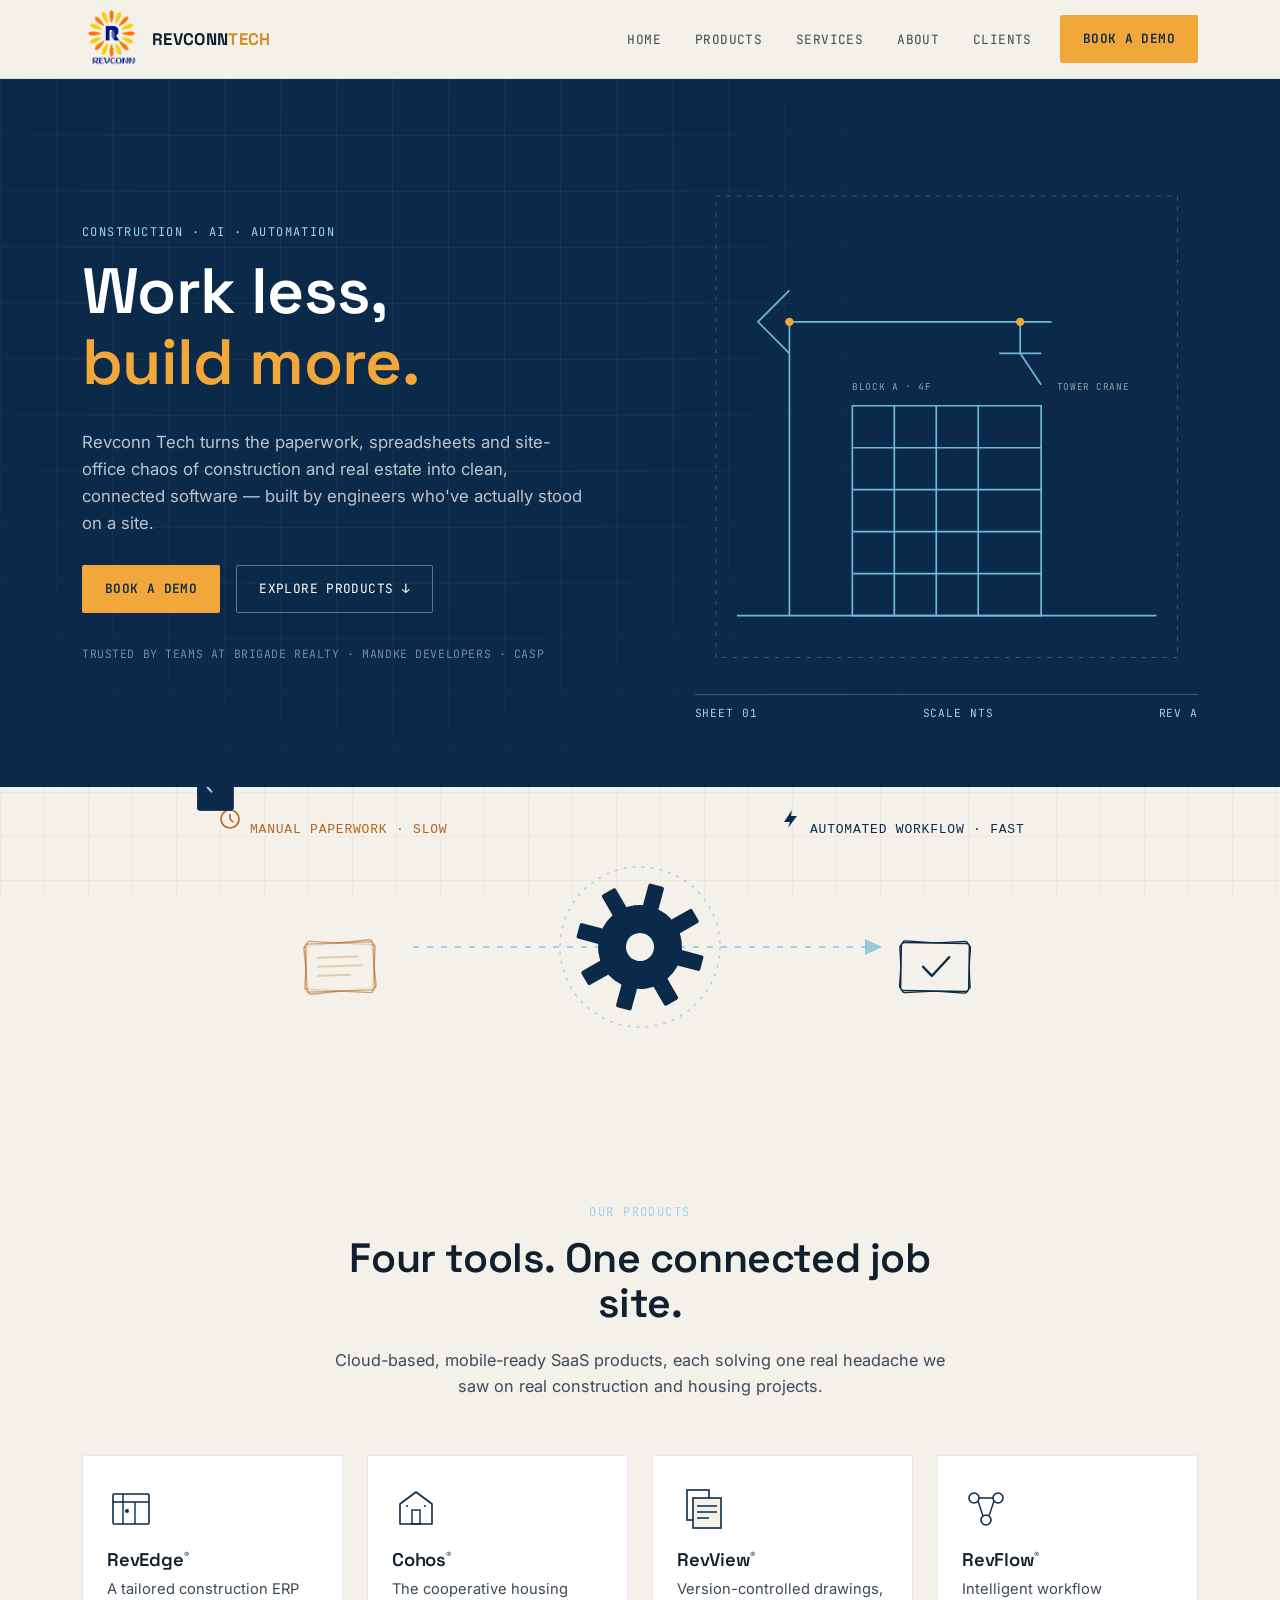
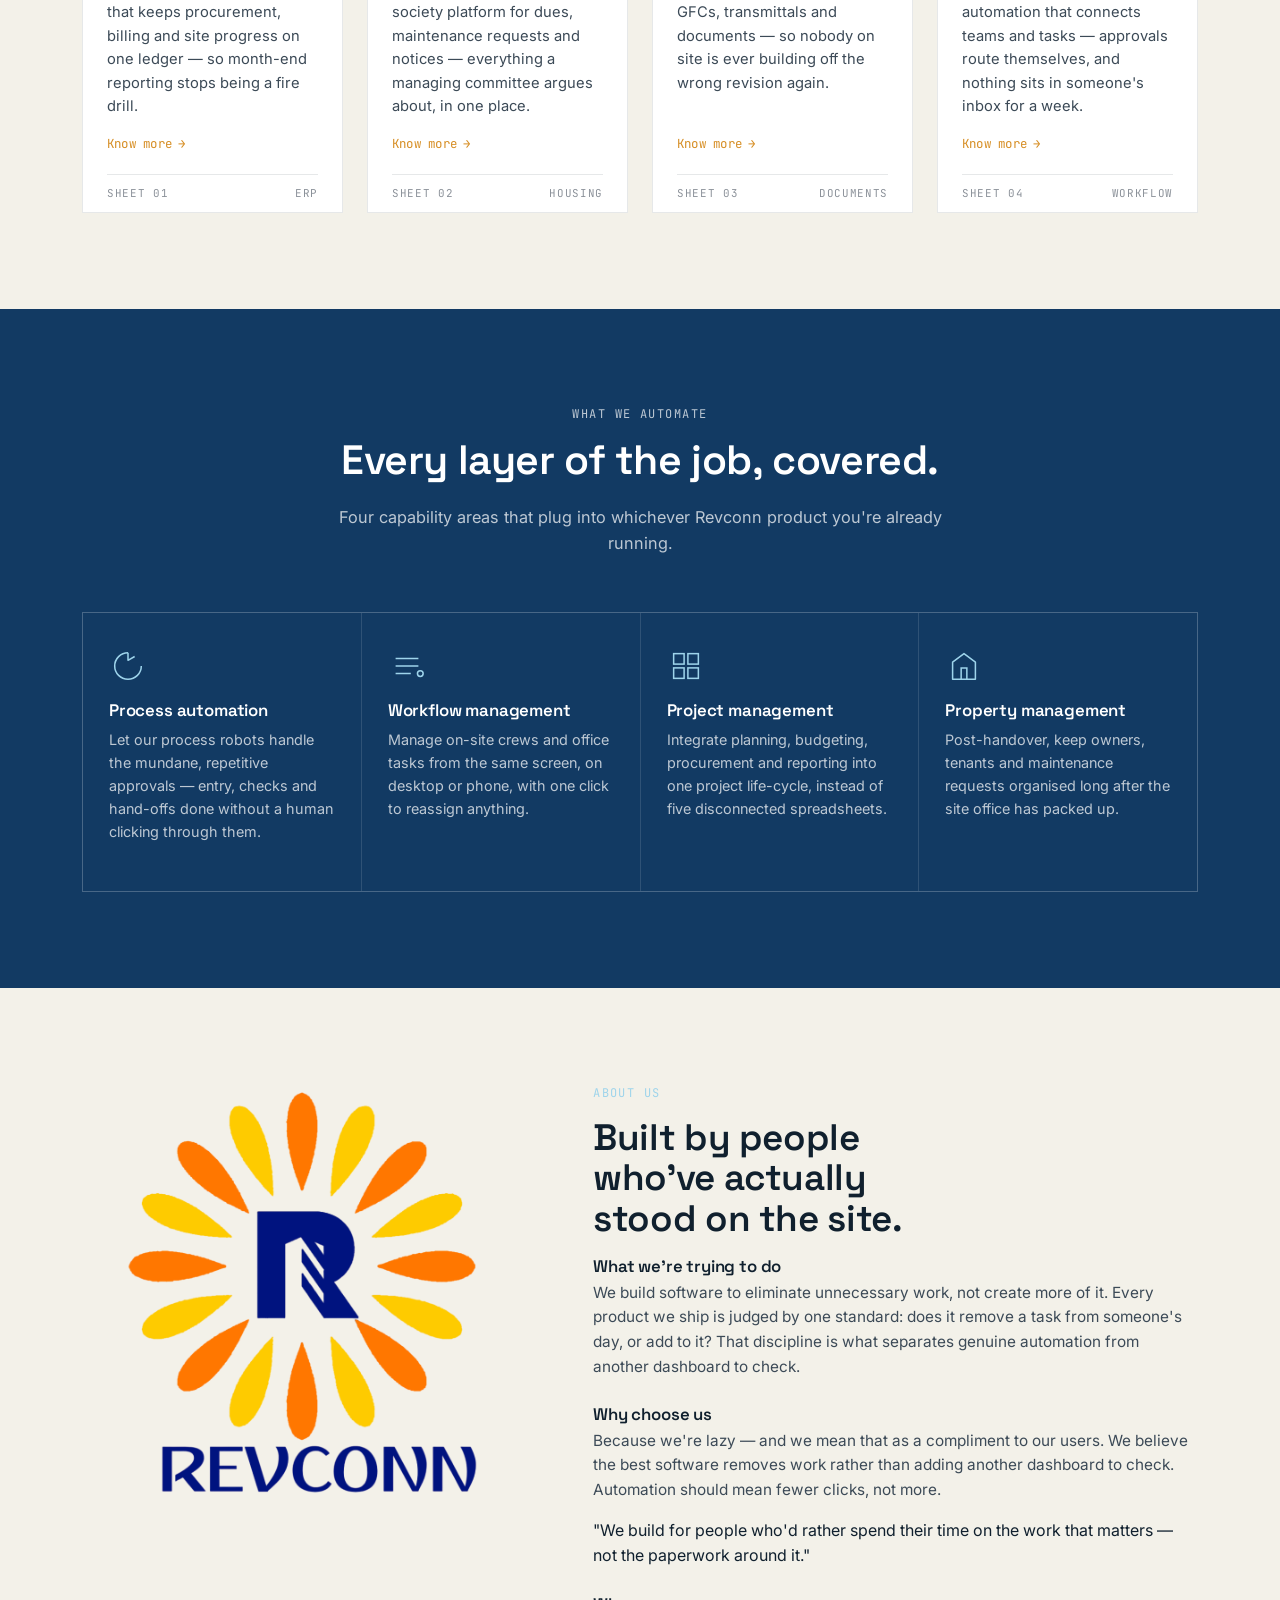
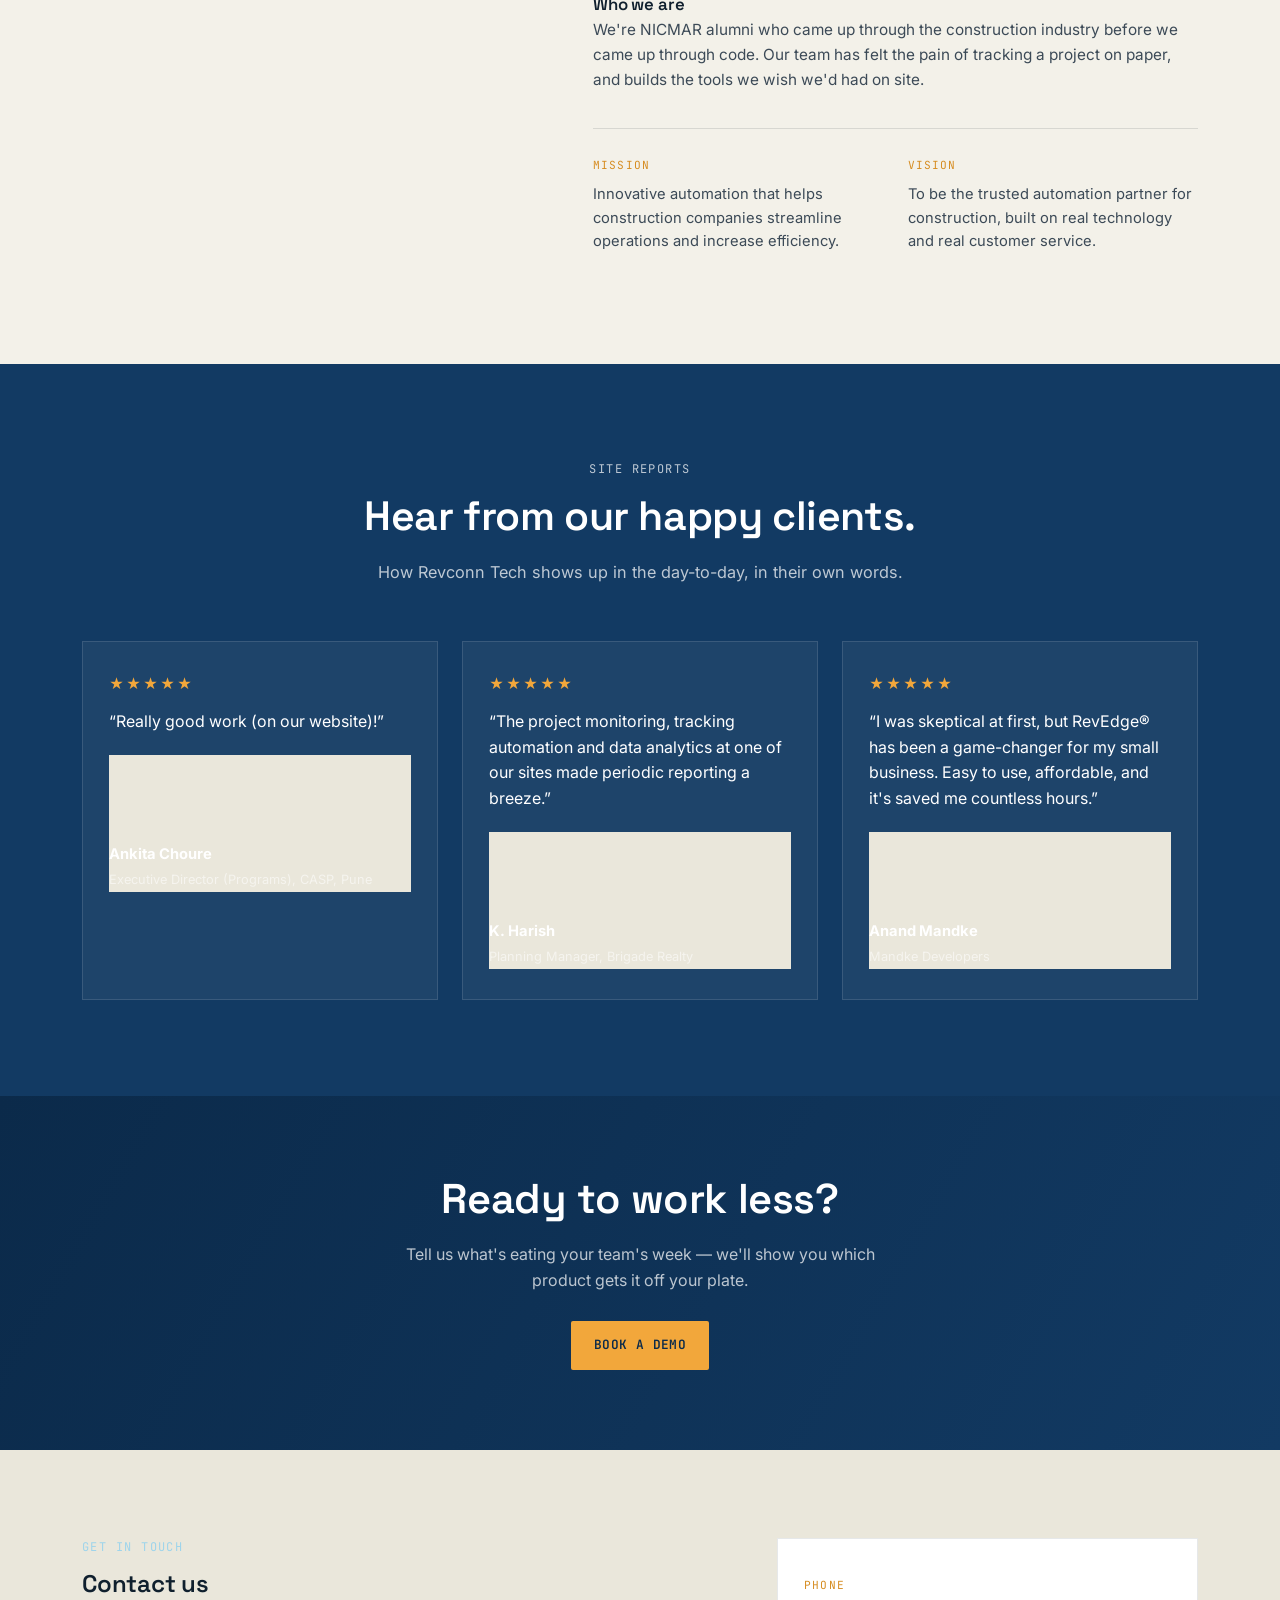
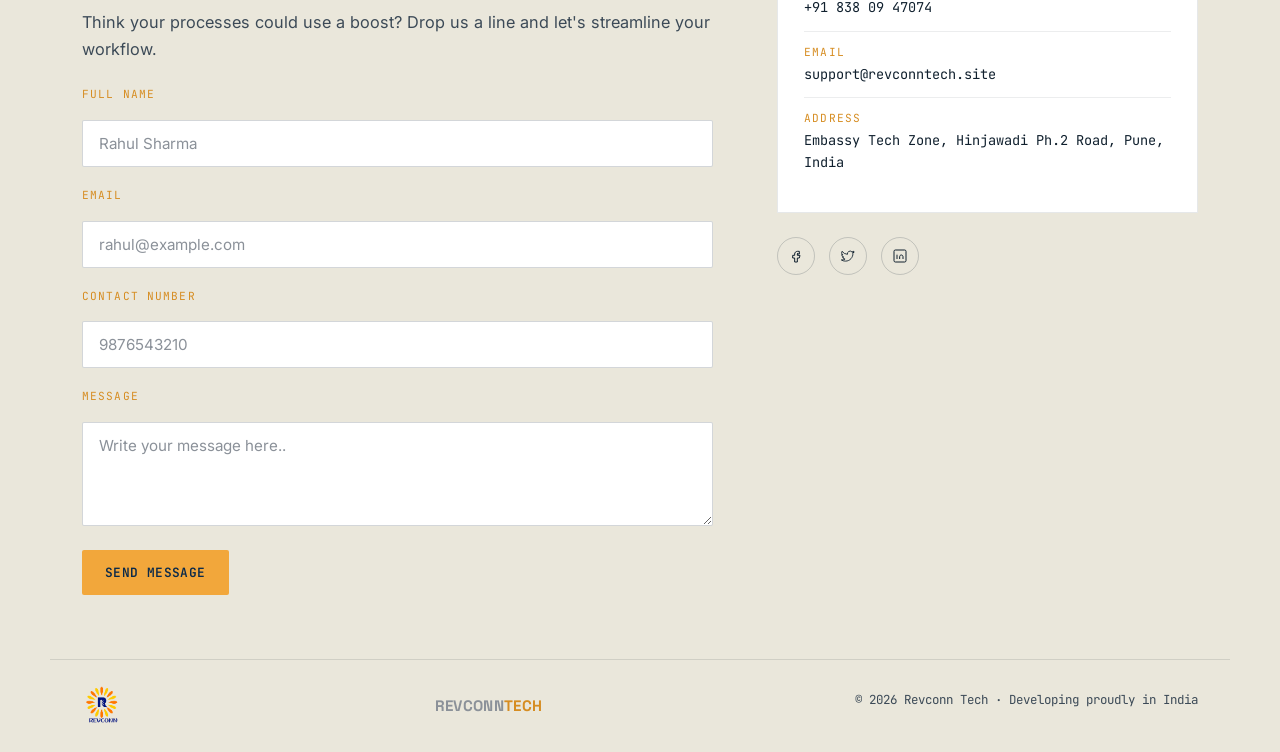
<file: index.html>
<!DOCTYPE html>
<html lang="en">
<head>
<meta charset="utf-8">
<meta name="viewport" content="width=device-width, initial-scale=1, shrink-to-fit=no">
<meta name="description" content="Revconn Tech builds AI-powered ERP, workflow and document management software for the construction and real estate industry.">
<meta name="author" content="Revconn Tech">
<title>Revconn Tech — Work less, build more.</title>

<meta name="title" content="Revconn Tech | Work less, do more!">
<meta name="keywords" content="Revconn, Construction Management, AI, Automation, ERP, Pune">
<meta name="robots" content="index, follow">
<meta property="og:type" content="website">
<meta property="og:url" content="https://www.revconn.in">
<meta property="og:title" content="Revconn Tech">
<meta property="og:description" content="Work less, build more. AI and automation for the construction industry.">

<link rel="preconnect" href="https://fonts.googleapis.com">
<link rel="preconnect" href="https://fonts.gstatic.com" crossorigin>
<link href="https://fonts.googleapis.com/css2?family=Space+Grotesk:wght@400;500;600;700&family=Inter:wght@400;500;600;700&family=JetBrains+Mono:wght@400;500;600&display=swap" rel="stylesheet">

<link rel="stylesheet" href="assets/css/style.css">
</head>
   
<body>
<div id="preloader" style="position: fixed; top: 0; left: 0; width: 100%; height: 100%; background-color: #fff; z-index: 9999; display: flex; justify-content: center; align-items: center;">
    <img src="assets/images/spinner.svg" alt="Loading..." style="width: 175px; height: 175px;">
</div>
<div class="site-wrapper" id="site-wrapper">   
<!-- ***** Blueprint grid backdrop (fixed, decorative) ***** -->
<div class="grid-backdrop" aria-hidden="true"></div>

<!-- ***** Header ***** -->
<header class="site-header" id="site-header">
  <div class="wrap header-inner">
    <a href="#welcome" class="logo" aria-label="Revconn Tech home">
        <img src="assets/images/logo.png" alt="Revconn Tech" class="logo-icon" aria-hidden="true" height="60" width="60">
      <span class="logo-text">REVCONN<em>TECH</em></span>
    </a>

    <nav class="main-nav" id="main-nav">
      <ul>
        <li><a href="#welcome" class="menu-item">Home</a></li>
        <li><a href="#products" class="menu-item">Products</a></li>
        <li><a href="#services" class="menu-item">Services</a></li>
        <li><a href="#about" class="menu-item">About</a></li>
        <li><a href="#testimonials" class="menu-item">Clients</a></li>
      </ul>
    </nav>

    <a href="#contact-us" class="btn btn-primary btn-nav">Book a demo</a>
    <button class="menu-trigger" id="menu-trigger" aria-label="Toggle navigation" aria-expanded="false">
      <span></span><span></span><span></span>
    </button>
  </div>
</header>

<!-- ***** Hero ***** -->
<section class="hero" id="welcome">
  <div class="wrap hero-inner">
    <div class="hero-copy" data-reveal>
      <p class="eyebrow mono">CONSTRUCTION &middot; AI &middot; AUTOMATION</p>
      <h1>Work less,<br><em>build more.</em></h1>
      <p class="hero-sub">Revconn Tech turns the paperwork, spreadsheets and site-office chaos of construction and real estate into clean, connected software &mdash; built by engineers who've actually stood on a site.</p>
      <div class="hero-actions">
        <a href="#contact-us" class="btn btn-primary">Book a demo</a>
        <a href="#products" class="btn btn-ghost">Explore products &darr;</a>
      </div>
      <p class="hero-trust mono">TRUSTED BY TEAMS AT BRIGADE REALTY &middot; MANDKE DEVELOPERS &middot; CASP</p>
    </div>

    <div class="hero-art" data-reveal>
      <svg class="draft-svg" viewBox="0 0 480 480" fill="none" xmlns="http://www.w3.org/2000/svg" aria-hidden="true">
        <!-- dimension frame -->
        <rect x="20" y="20" width="440" height="440" stroke-dasharray="4 6" class="draft-frame" fill="none"/>
        <!-- crane -->
        <path class="draft-line" d="M90 420V140" />
        <path class="draft-line" d="M90 140L340 140" />
        <path class="draft-line" d="M90 170L60 140L90 110" />
        <path class="draft-line" d="M310 140V170" />
        <path class="draft-line" d="M310 170L330 200" />
        <path class="draft-line" d="M290 170L330 170" />
        <!-- building -->
        <rect class="draft-line" x="150" y="220" width="180" height="200" />
        <path class="draft-line" d="M150 260H330M150 300H330M150 340H330M150 380H330" />
        <path class="draft-line" d="M190 220V420M230 220V420M270 220V420" />
        <!-- ground -->
        <path class="draft-line" d="M40 420H440" />
        <!-- callouts -->
        <circle class="draft-dot" cx="90" cy="140" r="4"/>
        <circle class="draft-dot" cx="310" cy="140" r="4"/>
        <text x="345" y="205" class="draft-label mono">TOWER CRANE</text>
        <text x="150" y="205" class="draft-label mono">BLOCK A &middot; 4F</text>
      </svg>
      <div class="title-block mono">
        <span>SHEET 01</span><span>SCALE NTS</span><span>REV A</span>
      </div>
    </div>
  </div>
</section>
<section style="display: flex; align-items: center; justify-content: center;">
    <img src="assets/images/paperwork-to-automation.svg" alt="Manual paperwork being automated into a fast digital workflow">
</section>
<!-- ***** Products ***** -->
<section class="section" id="products">
  <div class="wrap">
    <div class="section-head" data-reveal>
      <p class="eyebrow mono">OUR PRODUCTS</p>
      <h2>Four tools. One connected job site.</h2>
      <p class="section-sub">Cloud-based, mobile-ready SaaS products, each solving one real headache we saw on real construction and housing projects.</p>
    </div>

    <div class="product-grid">

      <article class="product-sheet" data-reveal>
        <div class="product-icon">
          <svg viewBox="0 0 48 48" fill="none"><rect x="6" y="10" width="36" height="30" rx="1" stroke="currentColor" stroke-width="1.6"/><path d="M6 18H42M16 10V40M28 18V40" stroke="currentColor" stroke-width="1.4"/><circle cx="20" cy="27" r="2" fill="currentColor"/></svg>
        </div>
        <h3>RevEdge<sup>®</sup></h3>
        <p>A tailored construction ERP that keeps procurement, billing and site progress on one ledger &mdash; so month-end reporting stops being a fire drill.</p>
        <a class="card-link" href="#contact-us">Know more <span aria-hidden="true">&rarr;</span></a>
        <div class="sheet-footer mono"><span>SHEET&nbsp;01</span><span>ERP</span></div>
      </article>

      <article class="product-sheet" data-reveal>
        <div class="product-icon">
          <svg viewBox="0 0 48 48" fill="none"><path d="M8 40V20L24 8L40 20V40H8Z" stroke="currentColor" stroke-width="1.6" stroke-linejoin="round"/><rect x="20" y="26" width="8" height="14" stroke="currentColor" stroke-width="1.4"/><path d="M14 22H16M32 22H34" stroke="currentColor" stroke-width="1.4"/></svg>
        </div>
        <h3>Cohos<sup>®</sup></h3>
        <p>The cooperative housing society platform for dues, maintenance requests and notices &mdash; everything a managing committee argues about, in one place.</p>
        <a class="card-link" href="#contact-us">Know more <span aria-hidden="true">&rarr;</span></a>
        <div class="sheet-footer mono"><span>SHEET&nbsp;02</span><span>HOUSING</span></div>
      </article>

      <article class="product-sheet" data-reveal>
        <div class="product-icon">
          <svg viewBox="0 0 48 48" fill="none"><rect x="10" y="6" width="22" height="30" stroke="currentColor" stroke-width="1.6"/><rect x="16" y="14" width="28" height="30" fill="var(--paper)" stroke="currentColor" stroke-width="1.6"/><path d="M20 22H40M20 28H40M20 34H32" stroke="currentColor" stroke-width="1.3"/></svg>
        </div>
        <h3>RevView<sup>®</sup></h3>
        <p>Version-controlled drawings, GFCs, transmittals and documents &mdash; so nobody on site is ever building off the wrong revision again.</p>
        <a class="card-link" href="#contact-us">Know more <span aria-hidden="true">&rarr;</span></a>
        <div class="sheet-footer mono"><span>SHEET&nbsp;03</span><span>DOCUMENTS</span></div>
      </article>

      <article class="product-sheet" data-reveal>
        <div class="product-icon">
          <svg viewBox="0 0 48 48" fill="none"><circle cx="12" cy="14" r="5" stroke="currentColor" stroke-width="1.6"/><circle cx="36" cy="14" r="5" stroke="currentColor" stroke-width="1.6"/><circle cx="24" cy="36" r="5" stroke="currentColor" stroke-width="1.6"/><path d="M16 17L21 32M32 17L27 32M17 14H31" stroke="currentColor" stroke-width="1.4"/></svg>
        </div>
        <h3>RevFlow<sup>®</sup></h3>
        <p>Intelligent workflow automation that connects teams and tasks &mdash; approvals route themselves, and nothing sits in someone's inbox for a week.</p>
        <a class="card-link" href="#contact-us">Know more <span aria-hidden="true">&rarr;</span></a>
        <div class="sheet-footer mono"><span>SHEET&nbsp;04</span><span>WORKFLOW</span></div>
      </article>

    </div>
  </div>
</section>

<!-- ***** Services ***** -->
<section class="section section-dark" id="services">
  <div class="wrap">
    <div class="section-head" data-reveal>
      <p class="eyebrow mono">WHAT WE AUTOMATE</p>
      <h2 class="on-dark">Every layer of the job, covered.</h2>
      <p class="section-sub on-dark">Four capability areas that plug into whichever Revconn product you're already running.</p>
    </div>

    <div class="service-grid">
      <div class="service-tile" data-reveal>
        <div class="service-icon"><svg viewBox="0 0 40 40" fill="none"><path d="M20 6a14 14 0 1 0 14 14" stroke="currentColor" stroke-width="1.6"/><path d="M20 6v8l7-4" stroke="currentColor" stroke-width="1.6" stroke-linejoin="round"/></svg></div>
        <h4>Process automation</h4>
        <p>Let our process robots handle the mundane, repetitive approvals &mdash; entry, checks and hand-offs done without a human clicking through them.</p>
      </div>
      <div class="service-tile" data-reveal>
        <div class="service-icon"><svg viewBox="0 0 40 40" fill="none"><path d="M8 12h24M8 20h24M8 28h16" stroke="currentColor" stroke-width="1.6"/><circle cx="34" cy="28" r="3" stroke="currentColor" stroke-width="1.6"/></svg></div>
        <h4>Workflow management</h4>
        <p>Manage on-site crews and office tasks from the same screen, on desktop or phone, with one click to reassign anything.</p>
      </div>
      <div class="service-tile" data-reveal>
        <div class="service-icon"><svg viewBox="0 0 40 40" fill="none"><rect x="7" y="7" width="11" height="11" stroke="currentColor" stroke-width="1.6"/><rect x="22" y="7" width="11" height="11" stroke="currentColor" stroke-width="1.6"/><rect x="7" y="22" width="11" height="11" stroke="currentColor" stroke-width="1.6"/><rect x="22" y="22" width="11" height="11" stroke="currentColor" stroke-width="1.6"/></svg></div>
        <h4>Project management</h4>
        <p>Integrate planning, budgeting, procurement and reporting into one project life-cycle, instead of five disconnected spreadsheets.</p>
      </div>
      <div class="service-tile" data-reveal>
        <div class="service-icon"><svg viewBox="0 0 40 40" fill="none"><path d="M8 34V16l12-9 12 9v18H8Z" stroke="currentColor" stroke-width="1.6" stroke-linejoin="round"/><path d="M17 34V22h6v12" stroke="currentColor" stroke-width="1.6"/></svg></div>
        <h4>Property management</h4>
        <p>Post-handover, keep owners, tenants and maintenance requests organised long after the site office has packed up.</p>
      </div>
    </div>
  </div>
</section>

<!-- ***** About ***** -->
<section class="section" id="about">
  <div class="wrap about-grid">
    <div class="about-art" data-reveal>
        <img src="assets/images/logo.png" alt="Revconn Logo">
    </div>
    <div class="about-copy">
      <p class="eyebrow mono">ABOUT US</p>
      <h2 data-reveal>Built by people who've actually stood on the site.</h2>

      <div class="about-block" data-reveal>
        <h4>What we're trying to do</h4>
        <p>We build software to eliminate unnecessary work, not create more of it. Every product we ship is judged by one standard: does it remove a task from someone's day, or add to it? That discipline is what separates genuine automation from another dashboard to check.</p>
      </div>

      <div class="about-block" data-reveal>
        <h4>Why choose us</h4>
        <p>Because we're lazy &mdash; and we mean that as a compliment to our users. We believe the best software removes work rather than adding another dashboard to check. Automation should mean fewer clicks, not more.</p>
        <quote>"We build for people who'd rather spend their time on the work that matters — not the paperwork around it."</quote>
    </div>

      <div class="about-block" data-reveal>
        <h4>Who we are</h4>
        <p>We're NICMAR alumni who came up through the construction industry before we came up through code. Our team has felt the pain of tracking a project on paper, and builds the tools we wish we'd had on site.</p>
      </div>

      <div class="mission-grid" data-reveal>
        <div>
          <span class="mono label">MISSION</span>
          <p>Innovative automation that helps construction companies streamline operations and increase efficiency.</p>
        </div>
        <div>
          <span class="mono label">VISION</span>
          <p>To be the trusted automation partner for construction, built on real technology and real customer service.</p>
        </div>
      </div>
    </div>
  </div>
</section>

<!-- ***** Testimonials ***** -->
<section class="section section-dark" id="testimonials">
  <div class="wrap">
    <div class="section-head" data-reveal>
      <p class="eyebrow mono">SITE REPORTS</p>
      <h2 class="on-dark">Hear from our happy clients.</h2>
      <p class="section-sub on-dark">How Revconn Tech shows up in the day-to-day, in their own words.</p>
    </div>

    <div class="testimonial-grid">
      <blockquote class="testimonial-card" data-reveal>
        <div class="stars" aria-hidden="true">★★★★★</div>
        <p>&ldquo;Really good work (on our website)!&rdquo;</p>
        <footer>
          <strong>Ankita Choure</strong>
          <span>Executive Director (Programs), CASP, Pune</span>
        </footer>
      </blockquote>

      <blockquote class="testimonial-card" data-reveal>
        <div class="stars" aria-hidden="true">★★★★★</div>
        <p>&ldquo;The project monitoring, tracking automation and data analytics at one of our sites made periodic reporting a breeze.&rdquo;</p>
        <footer>
          <strong>K. Harish</strong>
          <span>Planning Manager, Brigade Realty</span>
        </footer>
      </blockquote>

      <blockquote class="testimonial-card" data-reveal>
        <div class="stars" aria-hidden="true">★★★★★</div>
        <p>&ldquo;I was skeptical at first, but RevEdge® has been a game-changer for my small business. Easy to use, affordable, and it's saved me countless hours.&rdquo;</p>
        <footer>
          <strong>Anand Mandke</strong>
          <span>Mandke Developers</span>
        </footer>
      </blockquote>
    </div>
  </div>
</section>

<!-- ***** CTA Band ***** -->
<section class="cta-band">
  <div class="wrap cta-inner" data-reveal>
    <h2>Ready to work less?</h2>
    <p>Tell us what's eating your team's week &mdash; we'll show you which product gets it off your plate.</p>
    <a href="#contact-us" class="btn btn-primary">Book a demo</a>
  </div>
</section>

<!-- ***** Footer / Contact ***** -->
<footer id="contact-us">
  <div class="wrap footer-grid">
    <div class="contact-form-wrap" data-reveal>
      <p class="eyebrow mono">GET IN TOUCH</p>
      <h2>Contact us</h2>
      <p class="section-sub">Think your processes could use a boost? Drop us a line and let's streamline your workflow.</p>
      <div class="contact-form">
        <form id="revform" class="revform" method="post" action="https://docs.google.com/forms/u/0/d/e/1FAIpQLSegIX0irCE70gKwWG4yerGuokMOPpZTuohepv9VFZ3VV2KV1A/formResponse">
        <div class="field">
            <label for="rf-name" class="mono label">FULL NAME</label>
            <input type="text" id="rf-name" placeholder="Rahul Sharma" required name="entry.274240240" minlength="3" maxlength="30" pattern="^[a-zA-Z\s]+$">
        </div>

        <div class="field">
            <label for="rf-email" class="mono label">EMAIL</label>
            <input type="email" id="rf-email" placeholder="rahul@example.com" required type="email" maxlength="50" name="entry.114067296">
        </div>

        <div class="field">
            <label for="rf-contact" class="mono label">CONTACT NUMBER</label>
            <input type="tel" id="rf-contact" placeholder="9876543210" name="entry.911812436" pattern="[6-9]{1}[0-9]{9}" type="tel" minlength="10" maxlength="10" required>
        </div>

        <div class="field">
            <label for="rf-message" class="mono label">MESSAGE</label>
            <textarea id="rf-message" rows=4 required name="entry.745462444" minlength="10" maxlength="512" placeholder="Write your message here.."></textarea>
        </div>

        <button type="submit" class="btn btn-primary form-submit">Send message</button>
        </form>
      </div>
      <div class="revform-success" id="revform-success" style="display: none;">
        <div class="success-icon">
          <svg viewBox="0 0 48 48" fill="none">
            <circle cx="24" cy="24" r="22" stroke="currentColor" stroke-width="1.6"/>
            <path class="success-check" d="M14 24L21 31L34 16" stroke="currentColor" stroke-width="2.4" stroke-linecap="round" stroke-linejoin="round"/>
          </svg>
        </div>
        <h4>Message sent</h4>
        <p>Thanks for reaching out — someone from Revconn will get back to you within one business day.</p>
      </div>
    </div>

    <div class="contact-details" data-reveal>
      <div class="detail-card mono">
        <div class="detail-row"><span class="label">PHONE</span><a href="tel:+918380947074">+91 838 09 47074</a></div>
        <div class="detail-row"><span class="label">EMAIL</span><a href="mailto:support@revconntech.site">support@revconntech.site</a></div>
        <div class="detail-row"><span class="label">ADDRESS</span><span>Embassy Tech Zone, Hinjawadi Ph.2 Road, Pune, India</span></div>
      </div>
      <ul class="social">
        <li><a href="#" aria-label="Facebook"><svg viewBox="0 0 24 24" fill="none"><path d="M14 9h3V5h-3c-2.2 0-4 1.8-4 4v2H7v4h3v6h4v-6h3l1-4h-4V9c0-.6.4-1 1-1Z" stroke="currentColor" stroke-width="1.5" stroke-linejoin="round"/></svg></a></li>
        <li><a href="#" aria-label="Twitter"><svg viewBox="0 0 24 24" fill="none"><path d="M21 6.5c-.7.3-1.4.5-2.2.6.8-.5 1.4-1.2 1.7-2.2-.7.5-1.6.8-2.5 1a4 4 0 0 0-6.8 3.6A11.3 11.3 0 0 1 3 4.9a4 4 0 0 0 1.2 5.3c-.6 0-1.2-.2-1.7-.5v.1a4 4 0 0 0 3.2 3.9c-.6.1-1.2.2-1.8.1a4 4 0 0 0 3.7 2.8A8 8 0 0 1 2 17.9a11.3 11.3 0 0 0 6.1 1.8c7.3 0 11.3-6.1 11.3-11.3v-.5c.8-.6 1.4-1.3 1.9-2.1Z" stroke="currentColor" stroke-width="1.3" stroke-linejoin="round"/></svg></a></li>
        <li><a href="#" aria-label="LinkedIn"><svg viewBox="0 0 24 24" fill="none"><rect x="3" y="3" width="18" height="18" rx="2" stroke="currentColor" stroke-width="1.5"/><path d="M7.5 10v6.5M7.5 7.6v.1M11.5 16.5V13c0-1.4 1-2.5 2.5-2.5s2.5 1 2.5 2.5v3.5" stroke="currentColor" stroke-width="1.5"/></svg></a></li>
      </ul>
    </div>
  </div>

  <div class="wrap sub-footer">
    <img src="assets/images/logo.png" alt="Revconn Tech" class="logo-icon small" aria-hidden="true" height="40" width="40">
    <span class="logo-text small">REVCONN<em>TECH</em></span>
    <p class="mono">© 2026 Revconn Tech &middot; Developing proudly in India</p>
  </div>
</footer>

<button class="to-top" id="to-top" aria-label="Back to top">&uarr;</button>
</div>
<script src="assets/js/script.js"></script>
</body>
</html>
</file>
<file: assets/css/style.css>
/* ==========================================================================
   Revconn Tech — Blueprint design system
   ========================================================================== */

:root{
  --navy-deep:   #0B2A4A;
  --navy-mid:    #123A63;
  --navy-line:   #1B4870;
  --blueprint:   #6FB8D9;
  --blueprint-2: #9ED4EB;
  --paper:       #F3F1E9;
  --paper-2:     #EAE7DB;
  --ink:         #10202E;
  --ink-soft:    #3C4A57;
  --amber:       #F2A73B;
  --amber-dark:  #D68D22;
  --gray:        #8B9199;

  --font-display: 'Space Grotesk', sans-serif;
  --font-body:    'Inter', sans-serif;
  --font-mono:    'JetBrains Mono', monospace;

  --radius: 2px;
  --wrap: 1180px;
}

*,*::before,*::after{ box-sizing:border-box; }
html{ scroll-behavior:smooth; }
body{
  margin:0;
  font-family:var(--font-body);
  background:var(--paper);
  color:var(--ink);
  line-height:1.6;
  -webkit-font-smoothing:antialiased;
}
#site-wrapper{ display:none; }
img{ max-width:100%; display:block; }
a{ color:inherit; text-decoration:none; }
ul{ list-style:none; margin:0; padding:0; }
h1,h2,h3,h4{
  font-family:var(--font-display);
  font-weight:600;
  line-height:1.1;
  margin:0 0 .5em;
  letter-spacing:-0.01em;
}
p{ margin:0 0 1em; color:var(--ink-soft); }
.mono{ font-family:var(--font-mono); }

.wrap{
  max-width:var(--wrap);
  margin:0 auto;
  padding:0 32px;
}

@media (prefers-reduced-motion: reduce){
  *{ animation-duration:0.001ms !important; animation-iteration-count:1 !important; transition-duration:0.001ms !important; scroll-behavior:auto !important; }
}

/* Focus visibility */
a:focus-visible, button:focus-visible{
  outline:2px solid var(--amber);
  outline-offset:3px;
}

/* ==========================================================================
   Decorative fixed grid backdrop
   ========================================================================== */
.grid-backdrop{
  position:fixed; inset:0; z-index:-1; pointer-events:none;
  background-image:
    linear-gradient(rgba(16,32,46,0.035) 1px, transparent 1px),
    linear-gradient(90deg, rgba(16,32,46,0.035) 1px, transparent 1px);
  background-size:44px 44px;
}

/* ==========================================================================
   Header
   ========================================================================== */
.site-header{
  position:sticky; top:0; z-index:100;
  background:rgba(243,241,233,0.86);
  backdrop-filter:blur(10px);
  border-bottom:1px solid rgba(16,32,46,0.08);
  transition:background .3s ease;
}
.header-inner{
  display:flex; align-items:center; gap:28px;
  height:78px;
}
.logo{ display:flex; align-items:center; gap:10px; margin-right:auto; color:var(--ink); }
.logo-mark{ color:var(--navy-deep); flex-shrink:0; }
.logo-text{
  font-family:var(--font-display); font-weight:700; font-size:1.05rem;
  letter-spacing:.02em;
}
.logo-text em{ font-style:normal; color:var(--amber-dark); }
.logo-text.small{ font-size:.95rem; }

.main-nav ul{ display:flex; gap:34px; }
.menu-item{
  font-family:var(--font-mono); font-size:.8rem; letter-spacing:.03em;
  text-transform:uppercase; color:var(--ink-soft);
  position:relative; padding-bottom:4px;
}
.menu-item::after{
  content:''; position:absolute; left:0; bottom:0; width:0; height:1px;
  background:var(--amber-dark); transition:width .25s ease;
}
.menu-item:hover::after{ width:100%; }
.menu-item:hover{ color:var(--ink); }

.btn{
  display:inline-flex; align-items:center; gap:8px;
  font-family:var(--font-mono); font-size:.8rem; letter-spacing:.03em;
  text-transform:uppercase; padding:13px 22px; border-radius:var(--radius);
  border:1px solid transparent; cursor:pointer; transition:transform .2s ease, background .2s ease, border-color .2s ease;
  white-space:nowrap;
}
.btn-primary{ background:var(--amber); color:var(--navy-deep); font-weight:600; }
.btn-primary:hover{ background:var(--amber-dark); transform:translateY(-1px); }
.btn-ghost{ border-color:rgba(16,32,46,0.25); color:var(--ink); }
.btn-ghost:hover{ border-color:var(--ink); }

.menu-trigger{
  display:none; flex-direction:column; justify-content:center; gap:5px;
  width:34px; height:34px; background:none; border:none; cursor:pointer;
}
.menu-trigger span{ display:block; width:100%; height:2px; background:var(--ink); transition:transform .25s ease, opacity .25s ease; }
.menu-trigger[aria-expanded="true"] span:nth-child(1){ transform:translateY(7px) rotate(45deg); }
.menu-trigger[aria-expanded="true"] span:nth-child(2){ opacity:0; }
.menu-trigger[aria-expanded="true"] span:nth-child(3){ transform:translateY(-7px) rotate(-45deg); }

/* ==========================================================================
   Hero
   ========================================================================== */
.hero{
  background:var(--navy-deep);
  color:#fff;
  padding:96px 0 64px;
  position:relative;
  overflow:hidden;
}
.hero::before{
  content:'';
  position:absolute; inset:0;
  background-image:
    linear-gradient(rgba(255,255,255,0.05) 1px, transparent 1px),
    linear-gradient(90deg, rgba(255,255,255,0.05) 1px, transparent 1px);
  background-size:56px 56px;
  mask-image:radial-gradient(circle at 30% 30%, black, transparent 75%);
}
.hero-inner{
  display:grid; grid-template-columns:1.05fr .95fr; gap:56px; align-items:center;
  position:relative;
}
.eyebrow{ color:var(--blueprint-2); font-size:.75rem; letter-spacing:.12em; text-transform:uppercase; margin-bottom:14px; }
.hero h1{
  font-size:clamp(2.6rem, 5vw, 4.2rem);
  color:#fff;
}
.hero h1 em{ font-style:normal; color:var(--amber); }
.hero-sub{ color:rgba(255,255,255,0.72); font-size:1.05rem; max-width:46ch; }
.hero-actions{ display:flex; gap:16px; margin:28px 0 32px; flex-wrap:wrap; }
.hero .btn-ghost{ border-color:rgba(255,255,255,0.35); color:#fff; }
.hero .btn-ghost:hover{ border-color:#fff; }
.hero-trust{ font-size:.72rem; letter-spacing:.05em; color:rgba(255,255,255,0.45); }

.hero-art{ position:relative; }
.draft-svg{ width:100%; height:auto; color:var(--blueprint); }
.draft-line{
  stroke:var(--blueprint); fill:none; stroke-width:1.6;
  stroke-dasharray:900; stroke-dashoffset:900;
  animation:draft 2.2s ease forwards;
}
.draft-frame{ stroke:rgba(111,184,217,0.35); }
.draft-dot{ fill:var(--amber); }
.draft-label{ fill:rgba(255,255,255,0.55); font-size:9px; letter-spacing:.06em; }
@keyframes draft{ to{ stroke-dashoffset:0; } }

.title-block{
  display:flex; justify-content:space-between;
  border-top:1px solid rgba(111,184,217,0.35);
  margin-top:8px; padding-top:10px;
  font-size:.7rem; letter-spacing:.08em; color:var(--blueprint-2);
}

/* ==========================================================================
   Sections (shared)
   ========================================================================== */
.section{ padding:96px 0; }
.section-dark{ background:var(--navy-mid); color:#fff; }
.section-dark p{ color:rgba(255,255,255,0.72); }
.on-dark{ color:#fff; }

.section-head{ max-width:640px; margin:0 auto 56px; text-align:center; }
.section-head h2{ font-size:clamp(1.8rem, 3.2vw, 2.6rem); }
.section-sub{ font-size:1.02rem; }

/* ==========================================================================
   Products
   ========================================================================== */
.product-grid{
  display:grid; grid-template-columns:repeat(4, 1fr); gap:24px;
}
.product-sheet{
  background:#fff;
  border:1px solid rgba(16,32,46,0.1);
  padding:28px 24px 0;
  display:flex; flex-direction:column;
  transition:transform .25s ease, box-shadow .25s ease;
}
.product-sheet:hover{
  transform:translateY(-4px);
  box-shadow:0 16px 30px rgba(16,32,46,0.08);
}
.product-icon{
  width:48px; height:48px; color:var(--navy-deep); margin-bottom:18px;
}
.product-sheet h3{ font-size:1.15rem; margin-bottom:.4em; }
.product-sheet h3 sup{ font-size:.55em; }
.product-sheet p{ font-size:.92rem; flex-grow:1; }
.card-link{
  font-family:var(--font-mono); font-size:.78rem; letter-spacing:.02em;
  color:var(--amber-dark); display:inline-flex; align-items:center; gap:6px;
  padding-bottom:20px; width:fit-content;
}
.card-link span{ transition:transform .2s ease; }
.card-link:hover span{ transform:translateX(4px); }
.sheet-footer{
  display:flex; justify-content:space-between;
  border-top:1px solid rgba(16,32,46,0.1);
  padding:10px 0; font-size:.68rem; letter-spacing:.06em; color:var(--gray);
}

/* ==========================================================================
   Services
   ========================================================================== */
.service-grid{
  display:grid; grid-template-columns:repeat(4, 1fr); gap:1px;
  background:rgba(255,255,255,0.12);
  border:1px solid rgba(255,255,255,0.12);
}
.service-tile{
  background:var(--navy-mid); padding:34px 26px;
}
.service-icon{ width:38px; height:38px; color:var(--blueprint-2); margin-bottom:16px; }
.service-tile h4{ color:#fff; font-size:1.05rem; }
.service-tile p{ font-size:.9rem; }

/* ==========================================================================
   About
   ========================================================================== */
.about-grid{
  display:grid; grid-template-columns:.85fr 1.15fr; gap:64px; align-items:start;
}
.about-art{ color:var(--navy-deep); position:sticky; top:110px; }
.about-art .draft-label{ fill:var(--ink-soft); }
.about-art .draft-line{ stroke:var(--navy-deep); animation:none; stroke-dashoffset:0; }
.about-copy h2{ font-size:clamp(1.7rem, 3vw, 2.3rem); max-width:16ch; }
.about-block{ margin-bottom:26px; }
.about-block h4{ font-size:1.05rem; margin-bottom:.3em; }
.about-block p{ font-size:.96rem; }

.mission-grid{
  display:grid; grid-template-columns:1fr 1fr; gap:24px;
  margin-top:36px; padding-top:28px; border-top:1px solid rgba(16,32,46,0.12);
}
.label{ display:block; font-size:.7rem; letter-spacing:.1em; color:var(--amber-dark); margin-bottom:8px; }
.mission-grid p{ font-size:.92rem; }

/* ==========================================================================
   Testimonials
   ========================================================================== */
.testimonial-grid{
  display:grid; grid-template-columns:repeat(3, 1fr); gap:24px;
}
.testimonial-card{
  background:rgba(255,255,255,0.05);
  border:1px solid rgba(255,255,255,0.12);
  padding:30px 26px; margin:0;
}
.stars{ color:var(--amber); letter-spacing:2px; margin-bottom:14px; font-size:.9rem; }
.testimonial-card p{ color:#fff; font-size:1rem; margin-bottom:20px; }
.testimonial-card footer strong{ display:block; font-size:.92rem; }
.testimonial-card footer span{ font-size:.8rem; color:rgba(255,255,255,0.55); }

/* ==========================================================================
   CTA band
   ========================================================================== */
.cta-band{
  background:linear-gradient(120deg, var(--navy-deep), var(--navy-mid));
  color:#fff; padding:80px 0; text-align:center;
}
.cta-inner h2{ color:#fff; font-size:clamp(1.8rem, 3.4vw, 2.6rem); }
.cta-inner p{ color:rgba(255,255,255,0.72); max-width:48ch; margin:0 auto 28px; }

/* ==========================================================================
   Footer
   ========================================================================== */
footer{ background:var(--paper-2); padding:88px 0 0; }
.footer-grid{
  display:grid; grid-template-columns:1.2fr .8fr; gap:64px;
  padding-bottom:64px; border-bottom:1px solid rgba(16,32,46,0.12);
}
.contact-form{ margin-top:24px; }
.detail-card{ background:#fff; border:1px solid rgba(16,32,46,0.1); padding:26px; margin-bottom:24px; }
.detail-row{ display:flex; flex-direction:column; gap:2px; font-size:.85rem; padding:12px 0; border-bottom:1px solid rgba(16,32,46,0.08); }
.detail-row:last-child{ border-bottom:none; }
.detail-row .label{ margin-bottom:0; }
.social{ display:flex; gap:14px; }
.social a{
  width:38px; height:38px; display:flex; align-items:center; justify-content:center;
  border:1px solid rgba(16,32,46,0.18); border-radius:50%; color:var(--ink);
  transition:background .2s ease, color .2s ease, border-color .2s ease;
}
.social svg{ width:16px; height:16px; }
.social a:hover{ background:var(--navy-deep); border-color:var(--navy-deep); color:#fff; }

.sub-footer{
  display:flex; align-items:center; justify-content:space-between;
  padding:26px 32px; font-size:.78rem; color:var(--gray);
}

/* ==========================================================================
   Back to top
   ========================================================================== */
.to-top{
  position:fixed; right:24px; bottom:24px; z-index:90;
  width:46px; height:46px; border-radius:50%;
  background:var(--navy-deep); color:#fff; border:none; cursor:pointer;
  font-size:1.1rem; opacity:0; pointer-events:none; transform:translateY(10px);
  transition:opacity .25s ease, transform .25s ease, background .2s ease;
}
.to-top.visible{ opacity:1; pointer-events:auto; transform:translateY(0); }
.to-top:hover{ background:var(--amber-dark); }

/* ==========================================================================
   Scroll reveal
   ========================================================================== */
[data-reveal]{
  opacity:0; transform:translateY(22px);
  transition:opacity .7s ease, transform .7s ease;
}
[data-reveal].is-visible{ opacity:1; transform:translateY(0); }

/* ==========================================================================
   Responsive
   ========================================================================== */
@media (max-width: 980px){
  .hero-inner{ grid-template-columns:1fr; }
  .hero-art{ order:-1; max-width:420px; margin:0 auto; }
  .product-grid{ grid-template-columns:repeat(2, 1fr); }
  .service-grid{ grid-template-columns:repeat(2, 1fr); }
  .about-grid{ grid-template-columns:1fr; }
  .about-art{ position:static; max-width:360px; margin:0 auto 40px; }
  .testimonial-grid{ grid-template-columns:1fr; }
  .footer-grid{ grid-template-columns:1fr; }
}

@media (max-width: 760px){
  .wrap{ padding:0 20px; }
  .main-nav{
    position:fixed; inset:78px 0 0 0; background:var(--paper);
    height:fit-content;
    transform:translateX(100%); transition:transform .3s ease;
    padding:32px 24px; overflow-y:auto;
  }
  .main-nav.open{ transform:translateX(0); }
  .main-nav ul{ flex-direction:column; gap:22px; }
  .menu-item{ font-size:1rem; }
  .menu-trigger{ display:flex; }
  .btn-nav{ display:none; }
  .product-grid{ grid-template-columns:1fr; }
  .service-grid{ grid-template-columns:1fr; }
  .sub-footer{ flex-direction:column; gap:10px; text-align:center; }
}

.revform{
  display:flex; flex-direction:column; gap:20px;
  margin-top:24px;
}
.revform .field{ display:flex; flex-direction:column; gap:8px; }
.revform .label{
  font-size:.7rem; letter-spacing:.1em; color:var(--amber-dark);
}
.revform input,
.revform textarea{
  font-family:var(--font-body); font-size:.95rem; color:var(--ink);
  background:#fff; border:1px solid rgba(16,32,46,0.18);
  border-radius:var(--radius); padding:13px 16px;
  transition:border-color .2s ease, box-shadow .2s ease;
}
.revform textarea{ resize:vertical; }
.revform input::placeholder,
.revform textarea::placeholder{ color:var(--gray); }
.revform input:focus,
.revform textarea:focus{
  outline:none; border-color:var(--navy-deep);
  box-shadow:0 0 0 3px rgba(11,42,74,0.1);
}
.revform button{ align-self:flex-start; margin-top:4px; }

#preloader {
  position: fixed;
  top: 0;
  left: 0;
  width: 100%;
  height: 100%;
  background-color: #fff;
  display: flex;
  justify-content: center;
  align-items: center;
  z-index: 9999;
}

.revform-success{
  display:flex; flex-direction:column; align-items:flex-start; gap:6px;
  margin-top:24px; padding:32px 28px;
  background:#fff; border:1px solid rgba(16,32,46,0.1);
}
.success-icon{
  width:48px; height:48px; color:var(--navy-deep); margin-bottom:14px;
}
.success-check{
  stroke-dasharray:40; stroke-dashoffset:40;
  animation:drawCheck .5s ease .15s forwards;
}
@keyframes drawCheck{ to{ stroke-dashoffset:0; } }
.revform-success h4{ font-size:1.1rem; margin-bottom:.2em; }
.revform-success p{ font-size:.92rem; max-width:40ch; }
.revform-success .btn-ghost{ margin-top:10px; }

@media (prefers-reduced-motion: reduce){
  .success-check{ animation-duration:.01ms; }
}
</file>
